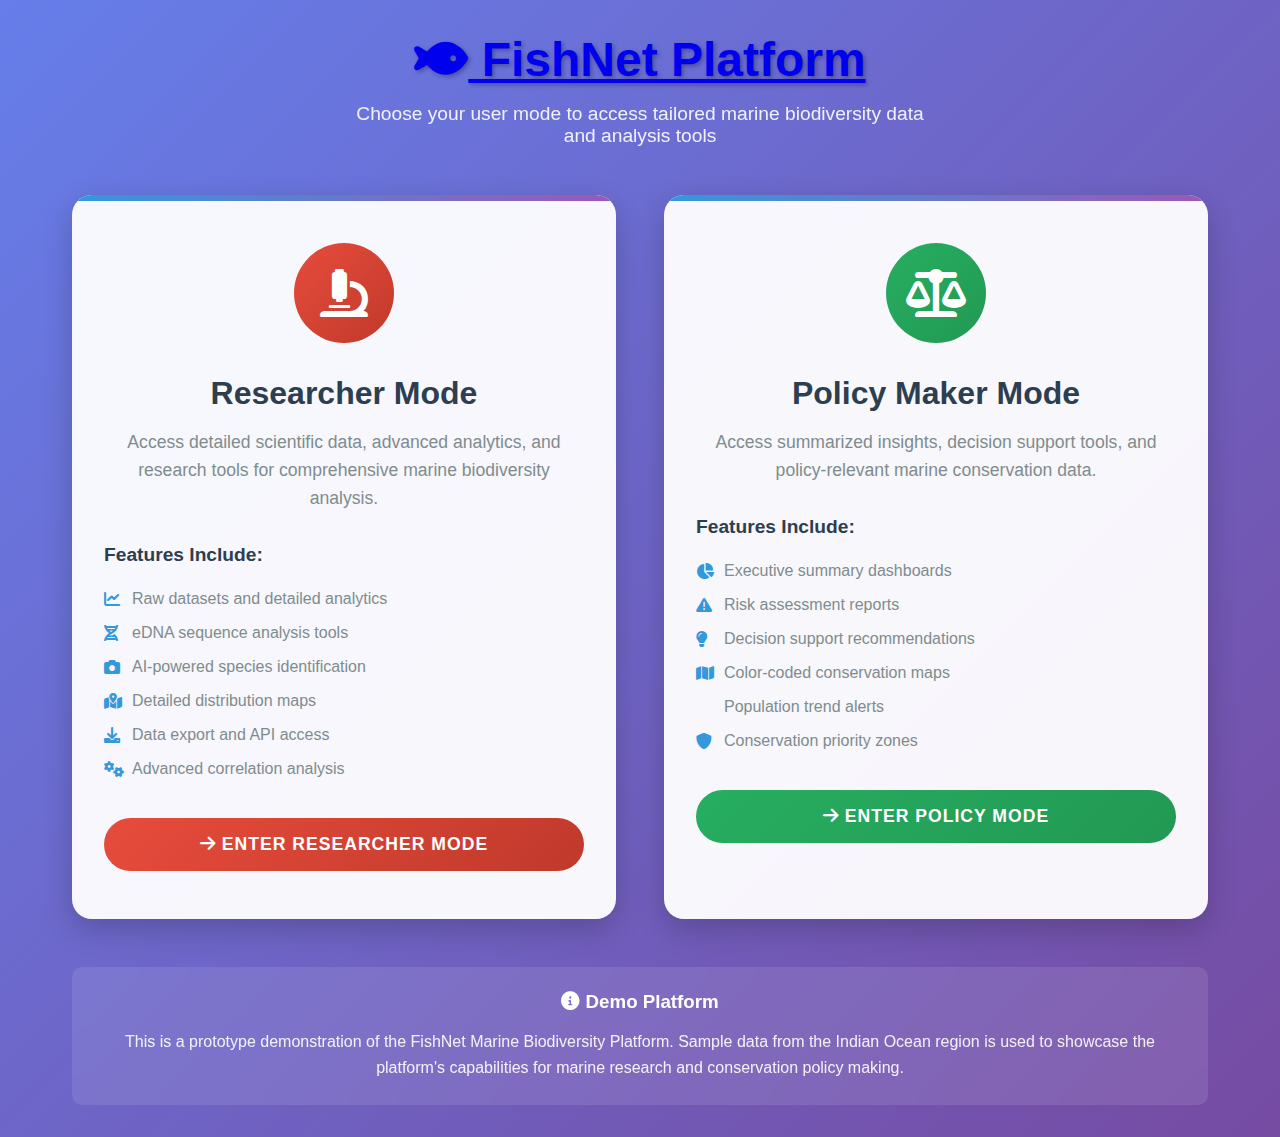
<file: app/templates/user_mode_selector.html>
<!DOCTYPE html>
<html lang="en">
<head>
    <meta charset="UTF-8">
    <meta name="viewport" content="width=device-width, initial-scale=1.0">
    <title>FishNet - Select User Mode</title>
    <link href="https://cdnjs.cloudflare.com/ajax/libs/font-awesome/6.0.0/css/all.min.css" rel="stylesheet">
    <style>
        * {
            margin: 0;
            padding: 0;
            box-sizing: border-box;
        }

        body {
            font-family: 'Segoe UI', Tahoma, Geneva, Verdana, sans-serif;
            background: linear-gradient(135deg, #667eea 0%, #764ba2 100%);
            min-height: 100vh;
            display: flex;
            align-items: center;
            justify-content: center;
            color: white;
        }

        .mode-selector-container {
            text-align: center;
            max-width: 1200px;
            padding: 2rem;
        }

        .header {
            margin-bottom: 3rem;
        }

        .header h1 {
            font-size: 3rem;
            margin-bottom: 1rem;
            text-shadow: 2px 2px 4px rgba(0, 0, 0, 0.3);
        }

        .header p {
            font-size: 1.2rem;
            opacity: 0.9;
            max-width: 600px;
            margin: 0 auto;
        }

        .mode-cards {
            display: grid;
            grid-template-columns: repeat(auto-fit, minmax(400px, 1fr));
            gap: 3rem;
            margin-top: 3rem;
        }

        .mode-card {
            background: rgba(255, 255, 255, 0.95);
            border-radius: 20px;
            padding: 3rem 2rem;
            color: #2c3e50;
            cursor: pointer;
            transition: all 0.3s ease;
            box-shadow: 0 10px 30px rgba(0, 0, 0, 0.2);
            position: relative;
            overflow: hidden;
        }

        .mode-card::before {
            content: '';
            position: absolute;
            top: 0;
            left: 0;
            right: 0;
            height: 6px;
            background: linear-gradient(90deg, #3498db, #9b59b6);
        }

        .mode-card:hover {
            transform: translateY(-10px);
            box-shadow: 0 20px 40px rgba(0, 0, 0, 0.3);
        }

        .mode-icon {
            width: 100px;
            height: 100px;
            margin: 0 auto 2rem;
            background: linear-gradient(135deg, #3498db, #9b59b6);
            border-radius: 50%;
            display: flex;
            align-items: center;
            justify-content: center;
            font-size: 3rem;
            color: white;
        }

        .mode-card h2 {
            font-size: 2rem;
            margin-bottom: 1rem;
            color: #2c3e50;
        }

        .mode-card p {
            font-size: 1.1rem;
            line-height: 1.6;
            margin-bottom: 2rem;
            color: #7f8c8d;
        }

        .features-list {
            text-align: left;
            margin-bottom: 2rem;
        }

        .features-list h4 {
            color: #2c3e50;
            margin-bottom: 1rem;
            font-size: 1.2rem;
        }

        .features-list ul {
            list-style: none;
            padding: 0;
        }

        .features-list li {
            padding: 0.5rem 0;
            color: #7f8c8d;
            display: flex;
            align-items: center;
        }

        .features-list li i {
            color: #3498db;
            margin-right: 0.5rem;
            width: 20px;
        }

        .select-btn {
            background: linear-gradient(135deg, #3498db, #2980b9);
            color: white;
            border: none;
            padding: 1rem 2rem;
            border-radius: 50px;
            font-size: 1.1rem;
            font-weight: 600;
            cursor: pointer;
            transition: all 0.3s ease;
            text-transform: uppercase;
            letter-spacing: 1px;
            width: 100%;
        }

        .select-btn:hover {
            background: linear-gradient(135deg, #2980b9, #1f5f8b);
            transform: translateY(-2px);
            box-shadow: 0 5px 15px rgba(52, 152, 219, 0.4);
        }

        .researcher-card .mode-icon {
            background: linear-gradient(135deg, #e74c3c, #c0392b);
        }

        .researcher-card .select-btn {
            background: linear-gradient(135deg, #e74c3c, #c0392b);
        }

        .researcher-card .select-btn:hover {
            background: linear-gradient(135deg, #c0392b, #a93226);
        }

        .policy-card .mode-icon {
            background: linear-gradient(135deg, #27ae60, #229954);
        }

        .policy-card .select-btn {
            background: linear-gradient(135deg, #27ae60, #229954);
        }

        .policy-card .select-btn:hover {
            background: linear-gradient(135deg, #229954, #1e8449);
        }

        .demo-note {
            margin-top: 3rem;
            padding: 1.5rem;
            background: rgba(255, 255, 255, 0.1);
            border-radius: 10px;
            backdrop-filter: blur(10px);
        }

        .demo-note h3 {
            margin-bottom: 1rem;
            color: #fff;
        }

        .demo-note p {
            opacity: 0.9;
            line-height: 1.6;
        }

        @media (max-width: 768px) {
            .mode-cards {
                grid-template-columns: 1fr;
                gap: 2rem;
            }
            
            .header h1 {
                font-size: 2rem;
            }
            
            .mode-card {
                padding: 2rem 1.5rem;
            }
        }
    </style>
</head>
<body>
    <div class="mode-selector-container">
        <div class="header">
            <a href="/" class="nav-logo-link"><h1><i class="fas fa-fish"></i> FishNet Platform</h1></a>
            <p>Choose your user mode to access tailored marine biodiversity data and analysis tools</p>
        </div>

        <div class="mode-cards">
            <!-- Researcher Mode -->
            <div class="mode-card researcher-card" onclick="selectMode('researcher')">
                <div class="mode-icon">
                    <i class="fas fa-microscope"></i>
                </div>
                <h2>Researcher Mode</h2>
                <p>Access detailed scientific data, advanced analytics, and research tools for comprehensive marine biodiversity analysis.</p>
                
                <div class="features-list">
                    <h4>Features Include:</h4>
                    <ul>
                        <li><i class="fas fa-chart-line"></i> Raw datasets and detailed analytics</li>
                        <li><i class="fas fa-dna"></i> eDNA sequence analysis tools</li>
                        <li><i class="fas fa-camera"></i> AI-powered species identification</li>
                        <li><i class="fas fa-map-marked-alt"></i> Detailed distribution maps</li>
                        <li><i class="fas fa-download"></i> Data export and API access</li>
                        <li><i class="fas fa-cogs"></i> Advanced correlation analysis</li>
                    </ul>
                </div>
                
                <button class="select-btn">
                    <i class="fas fa-arrow-right"></i> Enter Researcher Mode
                </button>
            </div>

            <!-- Policy Maker Mode -->
            <div class="mode-card policy-card" onclick="selectMode('policy')">
                <div class="mode-icon">
                    <i class="fas fa-balance-scale"></i>
                </div>
                <h2>Policy Maker Mode</h2>
                <p>Access summarized insights, decision support tools, and policy-relevant marine conservation data.</p>
                
                <div class="features-list">
                    <h4>Features Include:</h4>
                    <ul>
                        <li><i class="fas fa-chart-pie"></i> Executive summary dashboards</li>
                        <li><i class="fas fa-exclamation-triangle"></i> Risk assessment reports</li>
                        <li><i class="fas fa-lightbulb"></i> Decision support recommendations</li>
                        <li><i class="fas fa-map"></i> Color-coded conservation maps</li>
                        <li><i class="fas fa-trending-down"></i> Population trend alerts</li>
                        <li><i class="fas fa-shield-alt"></i> Conservation priority zones</li>
                    </ul>
                </div>
                
                <button class="select-btn">
                    <i class="fas fa-arrow-right"></i> Enter Policy Mode
                </button>
            </div>
        </div>

        <div class="demo-note">
            <h3><i class="fas fa-info-circle"></i> Demo Platform</h3>
            <p>This is a prototype demonstration of the FishNet Marine Biodiversity Platform. Sample data from the Indian Ocean region is used to showcase the platform's capabilities for marine research and conservation policy making.</p>
        </div>
    </div>

    <script>
        function selectMode(mode) {
            // Store the selected mode in localStorage
            localStorage.setItem('userMode', mode);
            
            // Add visual feedback
            const card = event.currentTarget;
            card.style.transform = 'scale(0.95)';
            
            setTimeout(() => {
                // Redirect to the appropriate dashboard
                if (mode === 'researcher') {
                    window.location.href = '/researcher-dashboard';
                } else {
                    window.location.href = '/policy-dashboard';
                }
            }, 200);
        }

        // Add hover effects
        document.querySelectorAll('.mode-card').forEach(card => {
            card.addEventListener('mouseenter', function() {
                this.style.transform = 'translateY(-10px) scale(1.02)';
            });
            
            card.addEventListener('mouseleave', function() {
                this.style.transform = 'translateY(0) scale(1)';
            });
        });
    </script>
</body>
</html>
</file>
